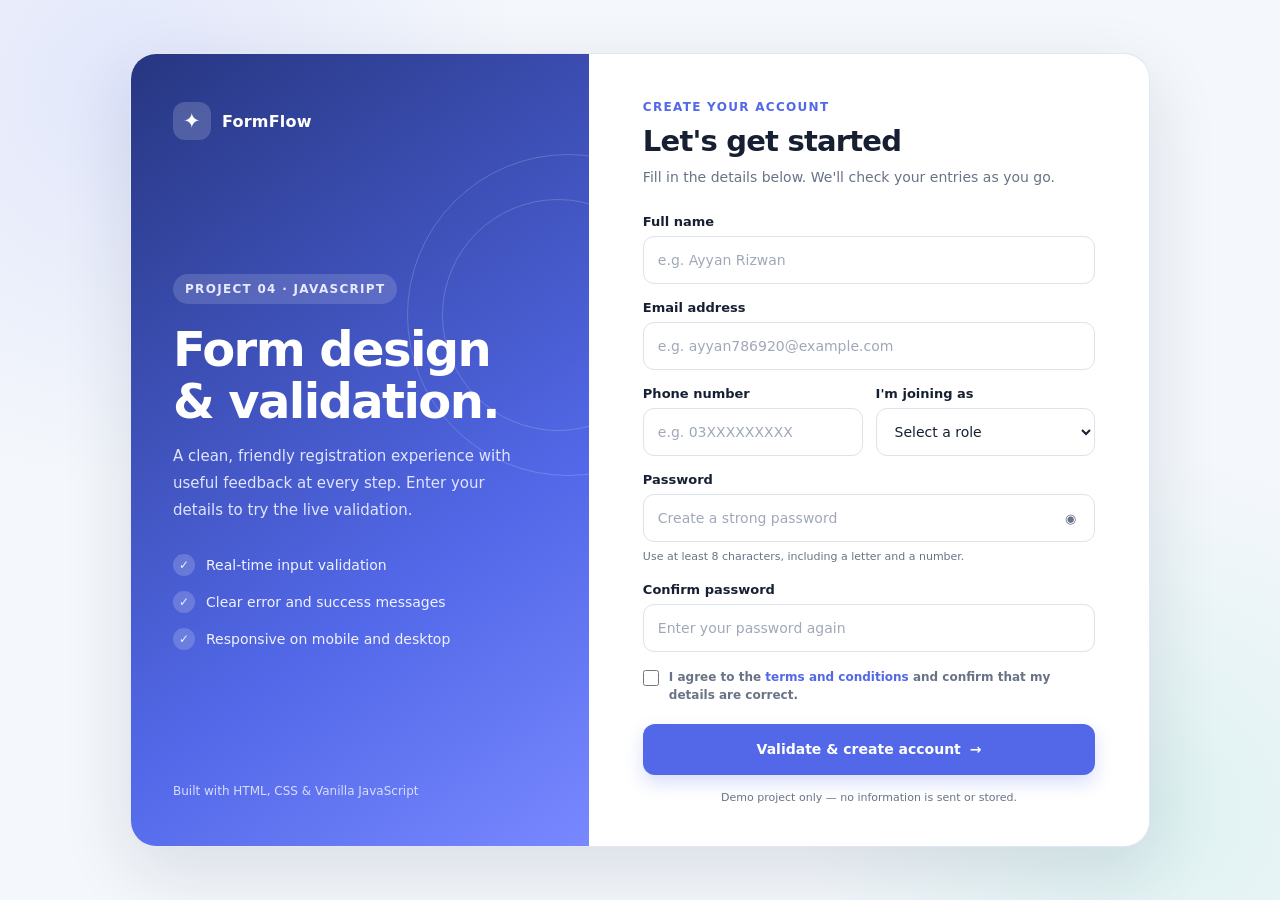
<file: Task No 4/index.html>
<!DOCTYPE html>
<html lang="en">
<head>
  <meta charset="UTF-8" />
  <meta name="viewport" content="width=device-width, initial-scale=1.0" />
  <meta name="description" content="A responsive registration form demonstrating JavaScript form handling and input validation." />
  <title>FormFlow — Form Design & Validation</title>
<link rel="stylesheet" href="style.css">
</head>
<body>
  <main class="layout">
    <aside class="intro">
      <div class="brand"><span class="brand-icon">✦</span><span>FormFlow</span></div>
      <div class="intro-copy">
        <span class="eyebrow">Project 04 · JavaScript</span>
        <h1>Form design<br>&amp; validation.</h1>
        <p>A clean, friendly registration experience with useful feedback at every step. Enter your details to try the live validation.</p>
        <ul class="check-list">
          <li><span class="check">✓</span> Real-time input validation</li>
          <li><span class="check">✓</span> Clear error and success messages</li>
          <li><span class="check">✓</span> Responsive on mobile and desktop</li>
        </ul>
      </div>
      <div class="intro-foot">Built with HTML, CSS &amp; Vanilla JavaScript</div>
    </aside>

    <section class="form-panel" aria-labelledby="formTitle">
      <div id="formContent">
        <header class="form-head">
          <span class="step">Create your account</span>
          <h2 id="formTitle">Let's get started</h2>
          <p>Fill in the details below. We'll check your entries as you go.</p>
        </header>
        <div id="status" class="status" role="status" aria-live="polite"></div>
        <form id="registerForm" novalidate>
          <div class="field" id="nameField">
            <label for="fullName">Full name</label>
            <input id="fullName" name="fullName" type="text" placeholder="e.g. Ayyan Rizwan"  />
            <span class="error" id="nameError">Please enter your full name (at least 2 characters).</span>
          </div>
          <div class="field" id="emailField">
            <label for="email">Email address</label>
            <input id="email" name="email" type="email" placeholder="e.g. ayyan786920@example.com"  />
            <span class="error" id="emailError">Enter a valid email address, such as you@example.com.</span>
          </div>
          <div class="two-col">
            <div class="field" id="phoneField">
              <label for="phone">Phone number</label>
              <input id="phone" name="phone" type="tel" placeholder="e.g. 03XXXXXXXXX"  inputmode="tel"  />
              <span class="error" id="phoneError">Enter a valid phone number (7–15 digits).</span>
            </div>
            <div class="field" id="roleField">
              <label for="role">I'm joining as</label>
              <select id="role" name="role" aria-describedby="roleError">
                <option value="">Select a role</option>
                <option value="Student">Student</option>
                <option value="Developer">Developer</option>
                <option value="Designer">Designer</option>
                <option value="Other">Other</option>
              </select>
              <span class="error" id="roleError">Please select a role.</span>
            </div>
          </div>
          <div class="field" id="passwordField">
            <label for="password">Password</label>
            <div class="input-wrap has-icon">
              <input id="password" name="password" type="password" placeholder="Create a strong password" autocomplete="new-password" aria-describedby="passwordHint passwordError" />
              <button class="show-pass" type="button" id="togglePassword" aria-label="Show password" title="Show or hide password">◉</button>
            </div>
            <p class="hint" id="passwordHint">Use at least 8 characters, including a letter and a number.</p>
            <span class="error" id="passwordError">Password must be 8+ characters and contain at least one letter and one number.</span>
          </div>
          <div class="field" id="confirmField">
            <label for="confirmPassword">Confirm password</label>
            <input id="confirmPassword" name="confirmPassword" type="password" placeholder="Enter your password again" autocomplete="new-password" aria-describedby="confirmError" />
            <span class="error" id="confirmError">Passwords do not match.</span>
          </div>
          <div class="field" id="termsField">
            <label class="terms" for="terms"><input id="terms" name="terms" type="checkbox" /> <span>I agree to the <a href="#terms" id="termsLink">terms and conditions</a> and confirm that my details are correct.</span></label>
            <span class="terms-error" id="termsError">Please tick the box to continue.</span>
          </div>
          <button class="submit-btn" type="submit">Validate &amp; create account <span aria-hidden="true">→</span></button>
          <p class="form-note">Demo project only — no information is sent or stored.</p>
        </form>
      </div>
      <div id="successView" class="success-view" aria-live="polite">
        <div class="success-mark">✓</div>
        <span class="step">Validation complete</span>
        <h2>You're all set!</h2>
        <p id="successMessage">Your form passed all validation checks.</p>
        <button class="reset-btn" type="button" id="editDetails">← Back to form</button>
      </div>
    </section>
  </main>

  <script src="script.mjs" type="module"></script>
</body>
</html>
</file>
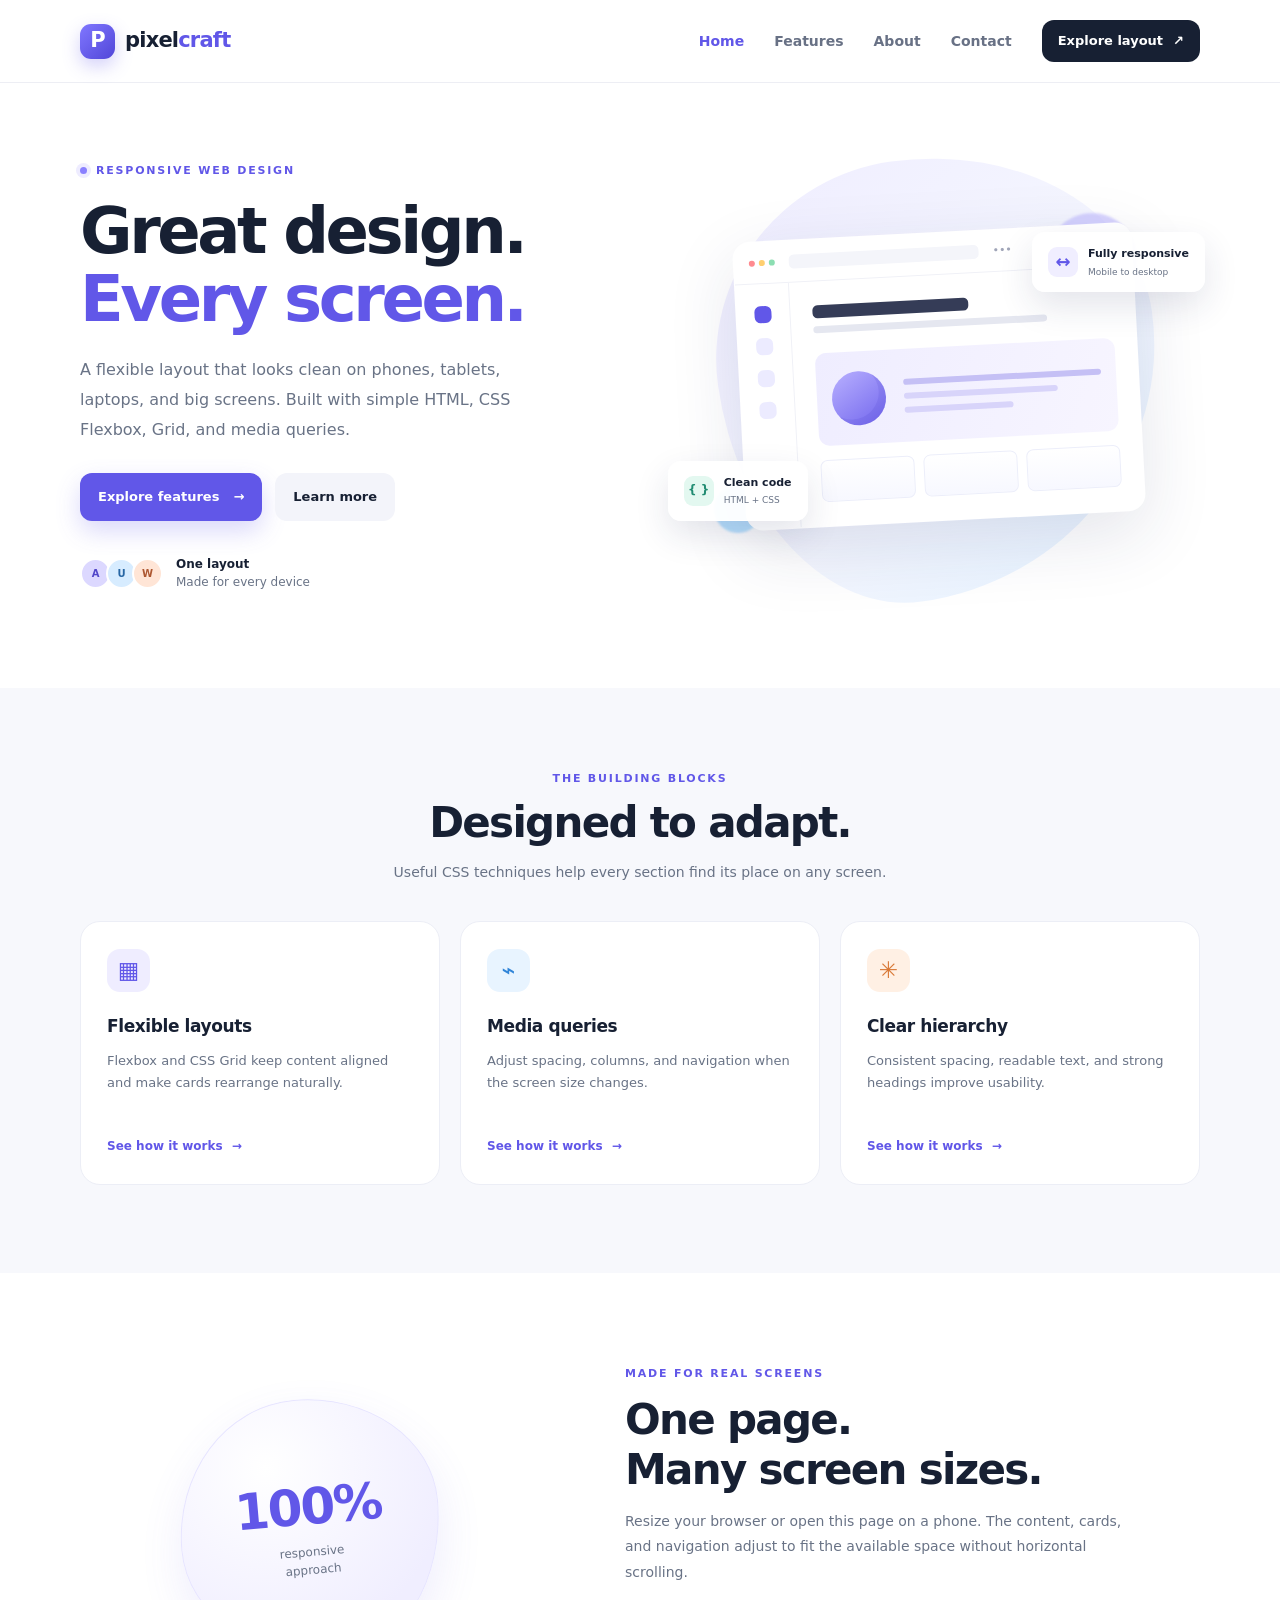
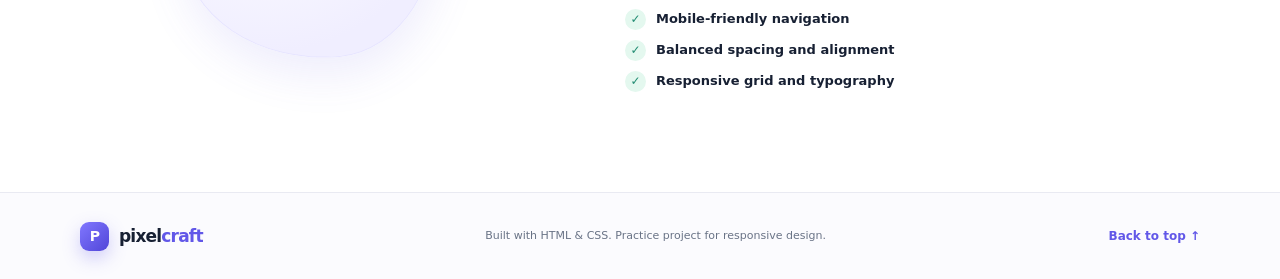
<file: Task No1/index.html>
<!DOCTYPE html>
<html lang="en">
<head>
  <meta charset="UTF-8" />
  <meta name="viewport" content="width=device-width, initial-scale=1.0" />
  <meta name="description" content="A responsive landing page built with HTML and CSS media queries." />
  <title>PixelCraft | Responsive Web Layout| DecodeLab</title>
  <link rel="stylesheet" href="style.css" />
</head>
<body>
  <header class="site-header">
    <nav class="navbar container" aria-label="Main navigation">
      <a class="brand" href="#home" aria-label="PixelCraft home">
        <span class="brand-mark">P</span>
        <span>pixel<span class="brand-light">craft</span></span>
      </a>

      <!-- CSS-only mobile menu toggle -->
      <input class="menu-toggle" type="checkbox" id="nav-toggle" aria-label="Toggle navigation" />
      <label class="menu-button" for="nav-toggle" aria-hidden="true">
        <span></span><span></span><span></span>
      </label>

      <ul class="nav-links">
        <li><a class="nav-link active" href="#home">Home</a></li>
        <li><a class="nav-link" href="#features">Features</a></li>
        <li><a class="nav-link" href="#about">About</a></li>
        <li><a class="nav-link" href="#contact">Contact</a></li>
        <li><a class="nav-cta" href="#features">Explore layout <span aria-hidden="true">↗</span></a></li>
      </ul>
    </nav>
  </header>

  <main>
    <section class="hero container" id="home">
      <div class="hero-content">
        <p class="eyebrow"><span class="eyebrow-dot"></span> RESPONSIVE WEB DESIGN</p>
        <h1>Great design.<br /><span>Every screen.</span></h1>
        <p class="hero-copy">
          A flexible layout that looks clean on phones, tablets, laptops, and big screens.
          Built with simple HTML, CSS Flexbox, Grid, and media queries.
        </p>
        <div class="hero-actions">
          <a class="button button-primary" href="#features">Explore features <span aria-hidden="true">→</span></a>
          <a class="button button-secondary" href="#about">Learn more</a>
        </div>
        <div class="hero-proof">
          <div class="avatar-stack" aria-hidden="true"><span>A</span><span>U</span><span>W</span></div>
          <p><strong>One layout</strong><br /><span>Made for every device</span></p>
        </div>
      </div>

      <div class="hero-visual" aria-label="Illustration of a responsive website preview" role="img">
        <div class="glow glow-one"></div>
        <div class="glow glow-two"></div>
        <div class="preview-card">
          <div class="preview-topbar">
            <div class="window-dots"><i></i><i></i><i></i></div>
            <div class="preview-address"></div>
            <span class="preview-menu">•••</span>
          </div>
          <div class="preview-body">
            <div class="preview-sidebar"><span></span><span></span><span></span><span></span></div>
            <div class="preview-main">
              <div class="preview-heading"></div>
              <div class="preview-subheading"></div>
              <div class="preview-banner"><div class="banner-circle"></div><div class="banner-lines"><span></span><span></span><span></span></div></div>
              <div class="preview-grid"><span></span><span></span><span></span></div>
            </div>
          </div>
        </div>
        <div class="floating-tag tag-responsive"><span class="tag-icon">↔</span><span><strong>Fully responsive</strong><small>Mobile to desktop</small></span></div>
        <div class="floating-tag tag-code"><span class="code-icon">{ }</span><span><strong>Clean code</strong><small>HTML + CSS</small></span></div>
      </div>
    </section>

    <section class="feature-section" id="features">
      <div class="container">
        <div class="section-heading">
          <p class="eyebrow">THE BUILDING BLOCKS</p>
          <h2>Designed to adapt.</h2>
          <p>Useful CSS techniques help every section find its place on any screen.</p>
        </div>
        <div class="feature-grid">
          <article class="feature-card">
            <div class="feature-icon icon-purple" aria-hidden="true">▦</div>
            <h3>Flexible layouts</h3>
            <p>Flexbox and CSS Grid keep content aligned and make cards rearrange naturally.</p>
            <a href="#about" class="text-link">See how it works <span aria-hidden="true">→</span></a>
          </article>
          <article class="feature-card">
            <div class="feature-icon icon-blue" aria-hidden="true">⌁</div>
            <h3>Media queries</h3>
            <p>Adjust spacing, columns, and navigation when the screen size changes.</p>
            <a href="#about" class="text-link">See how it works <span aria-hidden="true">→</span></a>
          </article>
          <article class="feature-card">
            <div class="feature-icon icon-orange" aria-hidden="true">✳</div>
            <h3>Clear hierarchy</h3>
            <p>Consistent spacing, readable text, and strong headings improve usability.</p>
            <a href="#about" class="text-link">See how it works <span aria-hidden="true">→</span></a>
          </article>
        </div>
      </div>
    </section>

    <section class="about-section container" id="about">
      <div class="about-badge" aria-hidden="true"><span>100%</span><small>responsive<br />approach</small></div>
      <div class="about-copy">
        <p class="eyebrow">MADE FOR REAL SCREENS</p>
        <h2>One page.<br />Many screen sizes.</h2>
        <p>Resize your browser or open this page on a phone. The content, cards, and navigation adjust to fit the available space without horizontal scrolling.</p>
        <div class="check-list"><p><span>✓</span> Mobile-friendly navigation</p><p><span>✓</span> Balanced spacing and alignment</p><p><span>✓</span> Responsive grid and typography</p></div>
      </div>
    </section>
  </main>

  <footer class="site-footer" id="contact">
    <div class="container footer-inner">
      <a class="brand footer-brand" href="#home"><span class="brand-mark">P</span><span>pixel<span class="brand-light">craft</span></span></a>
      <p>Built with HTML & CSS. Practice project for responsive design.</p>
      <a class="back-top" href="#home">Back to top ↑</a>
    </div>
  </footer>
</body>
</html>
</file>
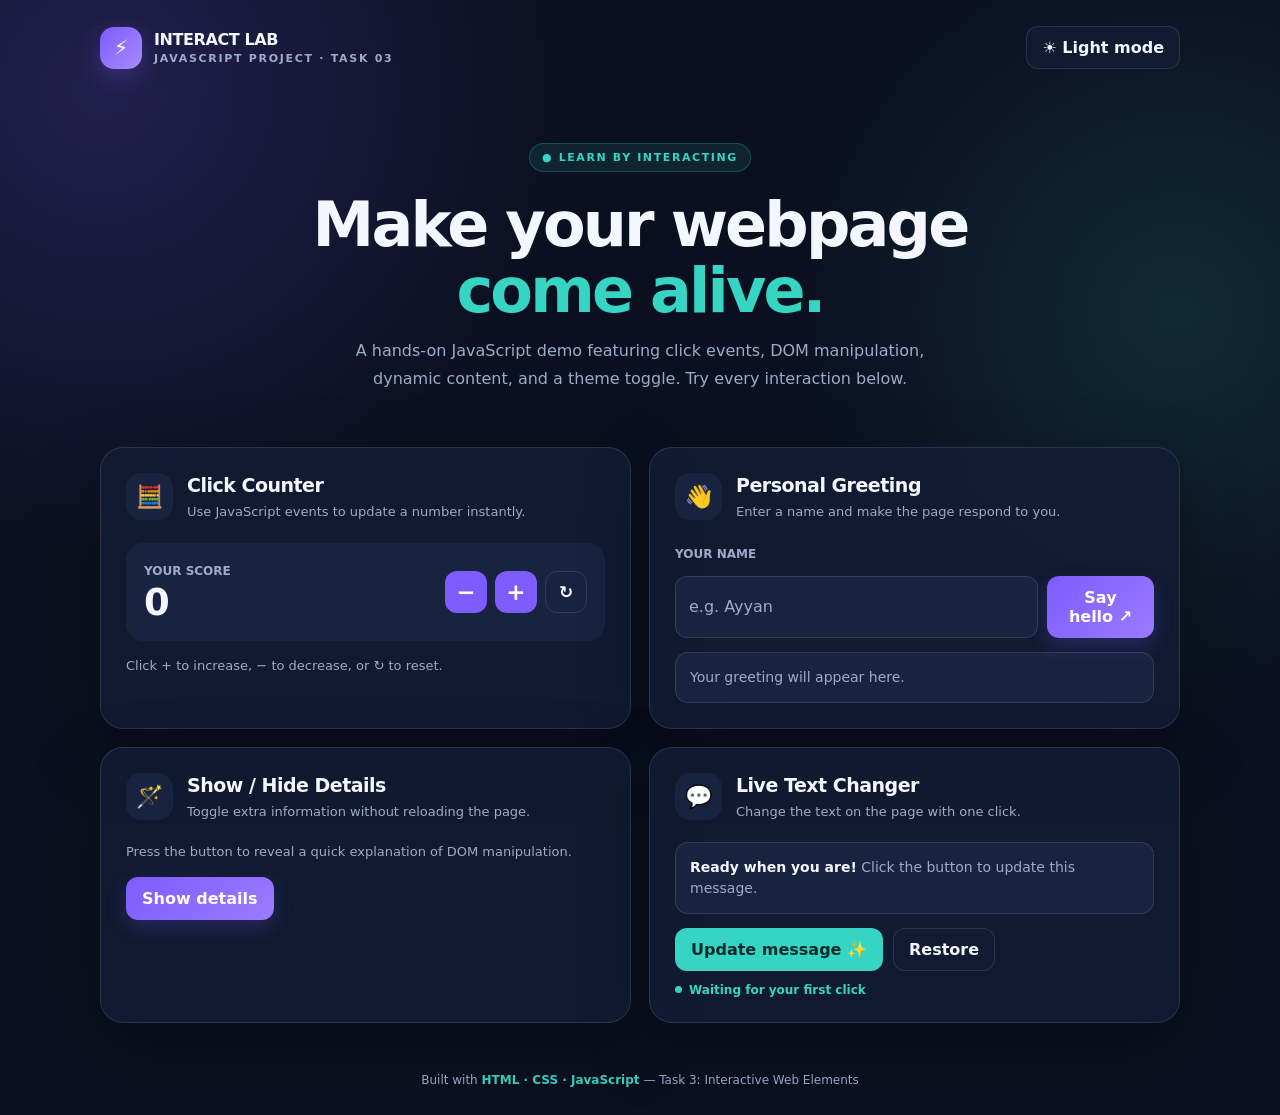
<file: Task No3/index.html>
<!DOCTYPE html>
<html lang="en">
<head>
  <meta charset="UTF-8" />
  <meta name="viewport" content="width=device-width, initial-scale=1.0" />
  <title>Interactive Web Elements | Task 3</title>
  <link rel="stylesheet" href="style.css">
</head>

<body>
  <header class="container">
    <div class="brand">
      <div class="brand-mark">⚡</div>
      <div>INTERACT LAB<small>JAVASCRIPT PROJECT · TASK 03</small></div>
    </div>
    <button class="theme-button" id="themeToggle" type="button" aria-pressed="false">☀️ Light mode</button>
  </header>

  <main class="container">
    <section class="hero">
      <div class="eyebrow">● Learn by interacting</div>
      <h1>Make your webpage <span>come alive.</span></h1>
      <p>A hands-on JavaScript demo featuring click events, DOM manipulation, dynamic content, and a theme toggle. Try every interaction below.</p>
    </section>

    <section class="cards" aria-label="Interactive examples">
      <article class="card">
        <div class="card-top">
          <div class="icon">🧮</div>
          <div><h2>Click Counter</h2><p class="sub">Use JavaScript events to update a number instantly.</p></div>
        </div>
        <div class="counter-area">
          <div><span class="counter-label">YOUR SCORE</span><strong id="countValue" aria-live="polite">0</strong></div>
          <div class="counter-controls">
            <button class="square-button" id="decreaseBtn" aria-label="Decrease score" type="button">−</button>
            <button class="square-button" id="increaseBtn" aria-label="Increase score" type="button">+</button>
            <button class="square-button reset" id="resetBtn" aria-label="Reset score" type="button">↻</button>
          </div>
        </div>
        <p class="sub">Click + to increase, − to decrease, or ↻ to reset.</p>
      </article>

      <article class="card">
        <div class="card-top">
          <div class="icon">👋</div>
          <div><h2>Personal Greeting</h2><p class="sub">Enter a name and make the page respond to you.</p></div>
        </div>
        <form id="greetingForm">
          <label class="counter-label" for="nameInput">YOUR NAME</label>
          <div class="input-row">
            <input id="nameInput" type="text" placeholder="e.g. Ayyan" maxlength="40" autocomplete="given-name" />
            <button class="primary-button" type="submit">Say hello ↗</button>
          </div>
        </form>
        <div class="message" id="greetingMessage" aria-live="polite">Your greeting will appear here.</div>
      </article>

      <article class="card">
        <div class="card-top">
          <div class="icon">🪄</div>
          <div><h2>Show / Hide Details</h2><p class="sub">Toggle extra information without reloading the page.</p></div>
        </div>
        <p class="sub">Press the button to reveal a quick explanation of DOM manipulation.</p>
        <div class="button-row" style="margin-top:15px">
          <button class="primary-button" id="detailsToggle" type="button" aria-expanded="false" aria-controls="detailsPanel">Show details</button>
        </div>
        <div class="details-panel" id="detailsPanel" aria-hidden="true">
          <div class="details-inner"><strong>What is DOM manipulation?</strong><br />JavaScript can select HTML elements and change their text, styles, classes, or visibility. That is how a page reacts to user actions.</div>
        </div>
      </article>

      <article class="card">
        <div class="card-top">
          <div class="icon">💬</div>
          <div><h2>Live Text Changer</h2><p class="sub">Change the text on the page with one click.</p></div>
        </div>
        <div class="message" id="dynamicMessage" aria-live="polite"><strong>Ready when you are!</strong> Click the button to update this message.</div>
        <div class="button-row" style="margin-top:14px">
          <button class="success-button" id="changeTextBtn" type="button">Update message ✨</button>
          <button class="secondary-button" id="restoreTextBtn" type="button">Restore</button>
        </div>
        <div class="status"><span class="status-dot"></span><span id="interactionStatus">Waiting for your first click</span></div>
      </article>
    </section>
  </main>

  <footer class="container">Built with <span>HTML · CSS · JavaScript</span> — Task 3: Interactive Web Elements</footer>
 <script src="app.mjs"></script>
</body>
</html>
</file>
<file: Task No 4/style.css>
:root {
      --bg: #f4f7fb;
      --surface: #ffffff;
      --text: #172033;
      --muted: #697386;
      --line: #dce3ed;
      --primary: #5268e8;
      --primary-dark: #3e50c7;
      --soft: #eef0ff;
      --success: #16845b;
      --success-bg: #e9f8f0;
      --error: #c43d4b;
      --error-bg: #fff0f1;
      --shadow: 0 24px 70px rgba(25, 39, 76, .12);
    }
    * { box-sizing: border-box; }
    body {
      margin: 0; min-height: 100vh; padding: 28px 16px;
      display: grid; place-items: center;
      color: var(--text); background:
        radial-gradient(circle at 10% 10%, rgba(113, 130, 255, .14), transparent 28%),
        radial-gradient(circle at 90% 90%, rgba(61, 202, 166, .12), transparent 25%), var(--bg);
      font-family: Inter, ui-sans-serif, system-ui, -apple-system, BlinkMacSystemFont, "Segoe UI", sans-serif;
    }
    .layout { width: min(100%, 1020px);
         display: grid; 
         grid-template-columns: .9fr 1.1fr; 
         background: var(--surface); 
         border: 1px solid rgba(220,227,237,.8);
          border-radius: 26px;
           overflow: hidden;
            box-shadow: var(--shadow);
        }
    .intro { position: relative; padding: 48px 42px; color: white; background: linear-gradient(145deg, #273681, #5268e8 65%, #7888ff); display: flex; flex-direction: column; justify-content: space-between; min-height: 690px; overflow: hidden; }
    .intro::before, .intro::after { content: ""; position: absolute; border: 1px solid rgba(255,255,255,.18); border-radius: 50%; width: 320px; height: 320px; right: -140px; top: 100px; }
    .intro::after { width: 230px; height: 230px; right: -85px; top: 145px; }
    .brand { display:flex; align-items:center; gap:11px; position:relative; z-index:1; font-weight:800; letter-spacing:.2px; }
    .brand-icon { display:grid; place-items:center; width:38px; height:38px; border-radius:12px; background:rgba(255,255,255,.17); font-size:21px; }
    .intro-copy { position:relative; z-index:1; margin: 60px 0; }
    .eyebrow { display:inline-block; padding:8px 12px; border-radius:99px; background:rgba(255,255,255,.15); color:#e8eaff; font-size:12px; letter-spacing:1.3px; font-weight:800; text-transform:uppercase; }
    h1 { margin:20px 0 16px; font-size:clamp(32px,4vw,48px); line-height:1.08; letter-spacing:-1.6px; }
    .intro-copy p { max-width:340px; color:#e0e5ff; line-height:1.8; font-size:15px; }
    .check-list { list-style:none; padding:0; margin:30px 0 0; display:grid; gap:15px; color:#f0f2ff; font-size:14px; }
    .check-list li { display:flex; gap:11px; align-items:center; }
    .check { width:22px; height:22px; flex:none; display:grid; place-items:center; border-radius:50%; background:rgba(255,255,255,.18); font-size:12px; }
    .intro-foot { position:relative; z-index:1; color:#d8ddff; font-size:12px; }
    .form-panel { padding: 42px clamp(24px, 4.2vw, 54px); }
    .form-head { margin-bottom:25px; }
    .form-head .step { color:var(--primary); font-size:12px; letter-spacing:1.3px; font-weight:800; text-transform:uppercase; }
    h2 { margin:9px 0 8px; font-size:29px; letter-spacing:-.8px; }
    .form-head p { margin:0; color:var(--muted); line-height:1.65; font-size:14px; }
    form { display:grid; gap:16px; }
    .field { display:grid; gap:7px; }
    label { font-size:13px; font-weight:700; }
    .optional { color:var(--muted); font-weight:500; }
    .input-wrap { position:relative; }
    input, select { width:100%; height:48px; padding:0 14px; border:1px solid var(--line); border-radius:11px; outline:none; color:var(--text); background:#fff; font:inherit; font-size:14px; transition:border-color .18s, box-shadow .18s, background .18s; }
    input::placeholder { color:#a0a8b8; }
    input:focus, select:focus { border-color:var(--primary); box-shadow:0 0 0 4px rgba(82,104,232,.12); }
    .input-wrap.has-icon input { padding-right:48px; }
    .show-pass { position:absolute; right:8px; top:7px; width:34px; height:34px; border:0; border-radius:8px; background:transparent; color:var(--muted); cursor:pointer; }
    .show-pass:hover { background:var(--soft); color:var(--primary); }
    .hint { margin:0; color:var(--muted); font-size:11px; line-height:1.5; }
    .error { display:none; color:var(--error); font-size:12px; line-height:1.45; }
    .field.invalid .error { display:block; }
    .field.invalid input, .field.invalid select { border-color:var(--error); background:#fffafb; }
    .field.valid input, .field.valid select { border-color:#54b991; }
    .two-col { display:grid; grid-template-columns:1fr 1fr; gap:13px; }
    .terms { display:flex; align-items:flex-start; gap:10px; font-size:12px; color:var(--muted); line-height:1.55; }
    .terms input { width:16px; height:16px; margin:2px 0 0; accent-color:var(--primary); flex:none; }
    .terms a { color:var(--primary); text-decoration:none; font-weight:700; }
    .terms-error { display:none; margin-top:-9px; color:var(--error); font-size:12px; }
    .terms-error.show { display:block; }
    .submit-btn { display:flex; align-items:center; justify-content:center; gap:9px; border:0; width:100%; height:51px; margin-top:3px; border-radius:12px; color:white; background:var(--primary); font:inherit; font-size:14px; font-weight:800; cursor:pointer; box-shadow:0 8px 18px rgba(82,104,232,.22); transition:transform .18s, background .18s; }
    .submit-btn:hover { background:var(--primary-dark); transform:translateY(-1px); }
    .submit-btn:active { transform:translateY(0); }
    .status { display:none; padding:13px 14px; border-radius:11px; font-size:13px; line-height:1.55; }
    .status.show { display:block; }
    .status.success { background:var(--success-bg); color:var(--success); border:1px solid #c5efd9; }
    .status.failure { background:var(--error-bg); color:var(--error); border:1px solid #ffd6da; }
    .form-note { margin:0; text-align:center; color:var(--muted); font-size:11px; }
    .success-view { display:none; text-align:center; padding:44px 5px; }
    .success-view.show { display:block; }
    .success-mark { width:68px; height:68px; margin:0 auto 20px; display:grid; place-items:center; border-radius:50%; background:var(--success-bg); color:var(--success); font-size:32px; }
    .success-view p { color:var(--muted); line-height:1.7; font-size:14px; }
    .reset-btn { margin-top:10px; padding:12px 18px; border:1px solid var(--line); background:white; color:var(--primary); border-radius:10px; font-weight:800; cursor:pointer; }
    @media (max-width:760px) { body { padding:12px; } .layout { max-width:520px; grid-template-columns:1fr; border-radius:20px; } .intro { min-height:auto; padding:28px 27px; } .intro-copy { margin:36px 0 25px; } h1 { font-size:34px; } .intro-copy p { font-size:14px; } .check-list { margin-top:20px; gap:11px; } .intro-foot { margin-top:25px; } .form-panel { padding:30px 25px 32px; } }
    @media (max-width:410px) { .two-col { grid-template-columns:1fr; gap:16px; } .form-panel { padding-inline:19px; } h2 { font-size:25px; } }
    @media (prefers-reduced-motion: reduce) { * { transition:none !important; scroll-behavior:auto !important; } }
</file>
<file: Task No1/style.css>
/* ---------- Base styles ---------- */
:root {
  --ink: #172033;
  --muted: #697386;
  --primary: #6157e8;
  --primary-dark: #4940c6;
  --line: #e9eaf2;
  --soft: #f7f8fc;
  --white: #ffffff;
  --radius: 20px;
  --shadow: 0 22px 70px rgba(35, 38, 91, 0.12);
}

* { box-sizing: border-box; }
html { scroll-behavior: smooth; }
body {
  margin: 0;
  color: var(--ink);
  background: var(--white);
  font-family: Inter, ui-sans-serif, system-ui, -apple-system, BlinkMacSystemFont, "Segoe UI", sans-serif;
  line-height: 1.6;
}
a { color: inherit; text-decoration: none; }
.container { width: min(1120px, calc(100% - 48px)); margin-inline: auto; }

/* ---------- Navigation ---------- */
.site-header {
  position: sticky;
  top: 0;
  z-index: 10;
  background: rgba(255, 255, 255, 0.92);
  backdrop-filter: blur(14px);
  border-bottom: 1px solid rgba(233, 234, 242, 0.8);
}
.navbar { min-height: 82px; display: flex; align-items: center; justify-content: space-between; gap: 28px; }
.brand { display: inline-flex; align-items: center; gap: 10px; font-size: 21px; font-weight: 850; letter-spacing: -0.8px; white-space: nowrap; }
.brand-mark { width: 35px; height: 35px; display: grid; place-items: center; border-radius: 11px; color: var(--white); background: linear-gradient(135deg, #8077ff, #5146d8); box-shadow: 0 7px 18px rgba(97, 87, 232, 0.28); }
.brand-light { color: var(--primary); }
.nav-links { display: flex; align-items: center; gap: 30px; padding: 0; margin: 0; list-style: none; }
.nav-link { color: #687185; font-size: 14px; font-weight: 650; transition: color 180ms ease; }
.nav-link:hover, .nav-link.active { color: var(--primary); }
.nav-cta { display: inline-flex; align-items: center; gap: 10px; padding: 11px 16px; border-radius: 12px; background: var(--ink); color: white; font-size: 13px; font-weight: 700; transition: transform 180ms ease, background 180ms ease; }
.nav-cta:hover { background: var(--primary); transform: translateY(-2px); }
.menu-toggle, .menu-button { display: none; }

/* ---------- Hero section ---------- */
.hero { min-height: 605px; display: grid; grid-template-columns: 1fr 0.95fr; align-items: center; gap: 48px; padding-top: 58px; padding-bottom: 76px; }
.hero-content { max-width: 530px; }
.eyebrow { display: flex; align-items: center; gap: 9px; margin: 0 0 18px; color: var(--primary); font-size: 11px; font-weight: 850; letter-spacing: 1.8px; }
.eyebrow-dot { width: 7px; height: 7px; border-radius: 50%; background: #8a80ff; box-shadow: 0 0 0 4px #eeecff; }
h1, h2, h3, p { margin-top: 0; }
h1 { margin-bottom: 22px; font-size: clamp(42px, 5vw, 65px); line-height: 1.06; letter-spacing: -3.4px; font-weight: 850; }
h1 span { color: var(--primary); }
.hero-copy { max-width: 475px; margin-bottom: 29px; color: var(--muted); font-size: 16px; line-height: 1.85; }
.hero-actions { display: flex; align-items: center; flex-wrap: wrap; gap: 13px; }
.button { min-height: 48px; padding: 0 18px; display: inline-flex; align-items: center; justify-content: center; gap: 14px; border-radius: 12px; font-size: 13px; font-weight: 750; transition: transform 180ms ease, box-shadow 180ms ease; }
.button:hover { transform: translateY(-2px); }
.button-primary { color: white; background: var(--primary); box-shadow: 0 10px 24px rgba(97, 87, 232, 0.23); }
.button-primary:hover { box-shadow: 0 14px 28px rgba(97, 87, 232, 0.32); }
.button-secondary { color: var(--ink); background: #f3f4fa; }
.hero-proof { display: flex; align-items: center; gap: 13px; margin-top: 35px; }
.avatar-stack { display: flex; padding-left: 5px; }
.avatar-stack span { width: 31px; height: 31px; display: grid; place-items: center; margin-left: -5px; border: 2px solid white; border-radius: 50%; background: #dcd8ff; color: #5146c9; font-size: 10px; font-weight: 850; }
.avatar-stack span:nth-child(2) { background: #d7ecff; color: #2766a4; }
.avatar-stack span:nth-child(3) { background: #ffe5d6; color: #ad5731; }
.hero-proof p { margin: 0; font-size: 12px; line-height: 1.45; }
.hero-proof strong { font-size: 12px; }
.hero-proof p span { color: var(--muted); }

/* CSS illustration: no external images required */
.hero-visual { min-height: 390px; position: relative; display: grid; place-items: center; isolation: isolate; }
.hero-visual::before { content: ""; position: absolute; z-index: -2; width: min(100%, 440px); aspect-ratio: 1; border-radius: 46% 54% 61% 39% / 45% 42% 58% 55%; background: linear-gradient(145deg, #efedff, #f5f7ff 55%, #e4f2ff); transform: rotate(-8deg); }
.glow { position: absolute; z-index: -1; border-radius: 50%; filter: blur(1px); }
.glow-one { width: 90px; height: 90px; top: 8%; right: 12%; background: #c9c4ff; opacity: 0.7; }
.glow-two { width: 48px; height: 48px; bottom: 10%; left: 7%; background: #a8dcff; opacity: 0.8; }
.preview-card { width: min(100%, 400px); min-height: 280px; overflow: hidden; border: 1px solid rgba(255, 255, 255, 0.95); border-radius: 17px; background: white; box-shadow: var(--shadow); transform: rotate(-3deg); }
.preview-topbar { display: flex; align-items: center; gap: 14px; height: 42px; padding: 0 15px; border-bottom: 1px solid #f0f1f7; }
.window-dots { display: flex; gap: 4px; }
.window-dots i { width: 6px; height: 6px; border-radius: 50%; background: #ff8b90; }
.window-dots i:nth-child(2) { background: #ffcf70; }
.window-dots i:nth-child(3) { background: #8cdeb2; }
.preview-address { height: 14px; flex: 1; max-width: 190px; border-radius: 5px; background: #f4f5fa; }
.preview-menu { color: #a0a5b8; font-size: 11px; }
.preview-body { display: flex; min-height: 235px; }
.preview-sidebar { width: 54px; display: flex; flex-direction: column; align-items: center; gap: 15px; padding-top: 22px; border-right: 1px solid #f0f1f7; }
.preview-sidebar span { width: 17px; height: 17px; border-radius: 6px; background: #ecebff; }
.preview-sidebar span:first-child { background: var(--primary); }
.preview-main { flex: 1; padding: 24px 22px; }
.preview-heading { width: 52%; height: 13px; margin-bottom: 8px; border-radius: 5px; background: #353c57; }
.preview-subheading { width: 78%; height: 7px; margin-bottom: 20px; border-radius: 5px; background: #e5e7f0; }
.preview-banner { min-height: 93px; display: flex; align-items: center; gap: 18px; padding: 15px; border-radius: 11px; background: linear-gradient(110deg, #efedff, #f7f5ff); }
.banner-circle { width: 54px; height: 54px; flex: 0 0 54px; border-radius: 50%; background: linear-gradient(145deg, #b8b0ff, #7266ed); box-shadow: inset -7px -6px 0 rgba(62, 51, 184, 0.12); }
.banner-lines { flex: 1; display: grid; gap: 8px; }
.banner-lines span { height: 6px; border-radius: 6px; background: #c5c0f5; }
.banner-lines span:nth-child(2) { width: 78%; background: #d8d4fa; }
.banner-lines span:nth-child(3) { width: 55%; background: #d8d4fa; }
.preview-grid { display: grid; grid-template-columns: repeat(3, 1fr); gap: 9px; margin-top: 14px; }
.preview-grid span { height: 42px; border: 1px solid #eceefa; border-radius: 7px; background: linear-gradient(180deg, #fff, #f7f8ff); }
.floating-tag { position: absolute; display: flex; align-items: center; gap: 10px; padding: 12px 15px; border: 1px solid rgba(255, 255, 255, 0.9); border-radius: 13px; background: rgba(255, 255, 255, 0.95); box-shadow: 0 14px 35px rgba(35, 38, 91, 0.12); }
.floating-tag strong, .floating-tag small { display: block; white-space: nowrap; }
.floating-tag strong { font-size: 11px; }
.floating-tag small { margin-top: 2px; color: var(--muted); font-size: 9px; }
.tag-responsive { right: -5px; top: 13%; }
.tag-code { left: -10px; bottom: 13%; }
.tag-icon, .code-icon { width: 30px; height: 30px; display: grid; place-items: center; border-radius: 9px; color: var(--primary); background: #f0eeff; font-size: 18px; font-weight: 800; }
.code-icon { color: #218c72; background: #e3f8f0; font-size: 12px; }

/* ---------- Features ---------- */
.feature-section { padding: 82px 0 88px; background: var(--soft); }
.section-heading { max-width: 620px; margin: 0 auto 38px; text-align: center; }
.section-heading .eyebrow { justify-content: center; margin-bottom: 10px; }
h2 { margin-bottom: 13px; font-size: clamp(29px, 3.8vw, 42px); line-height: 1.2; letter-spacing: -1.7px; font-weight: 830; }
.section-heading > p:last-child { margin-bottom: 0; color: var(--muted); font-size: 14px; }
.feature-grid { display: grid; grid-template-columns: repeat(3, minmax(0, 1fr)); gap: 20px; }
.feature-card { min-height: 242px; padding: 27px 26px; border: 1px solid #eceef6; border-radius: var(--radius); background: white; transition: transform 180ms ease, box-shadow 180ms ease; }
.feature-card:hover { transform: translateY(-5px); box-shadow: 0 16px 40px rgba(35, 38, 91, 0.08); }
.feature-icon { width: 43px; height: 43px; display: grid; place-items: center; margin-bottom: 21px; border-radius: 13px; font-size: 23px; font-weight: 800; }
.icon-purple { color: #6157e8; background: #efedff; }
.icon-blue { color: #3185d8; background: #e8f4ff; }
.icon-orange { color: #d97836; background: #fff0e4; }
.feature-card h3 { margin-bottom: 9px; font-size: 17px; letter-spacing: -0.4px; }
.feature-card p { min-height: 67px; margin-bottom: 15px; color: var(--muted); font-size: 13px; line-height: 1.75; }
.text-link { color: var(--primary); font-size: 12px; font-weight: 800; }
.text-link span { margin-left: 5px; }

/* ---------- About and footer ---------- */
.about-section { display: grid; grid-template-columns: 0.8fr 1fr; align-items: center; gap: 85px; padding-top: 92px; padding-bottom: 100px; }
.about-badge { width: 260px; height: 260px; justify-self: center; display: flex; flex-direction: column; align-items: center; justify-content: center; border: 1px solid #e7e5ff; border-radius: 48% 52% 43% 57% / 54% 43% 57% 46%; background: radial-gradient(circle at 35% 25%, white, #f0eeff 72%); box-shadow: 0 18px 45px rgba(97, 87, 232, 0.11); transform: rotate(-5deg); }
.about-badge span { color: var(--primary); font-size: 50px; line-height: 1.1; font-weight: 900; letter-spacing: -2px; }
.about-badge small { margin-top: 8px; color: var(--muted); font-size: 12px; line-height: 1.5; text-align: center; }
.about-copy { max-width: 510px; }
.about-copy .eyebrow { margin-bottom: 12px; }
.about-copy > p:not(.eyebrow) { color: var(--muted); font-size: 14px; line-height: 1.85; }
.check-list { display: grid; gap: 10px; margin-top: 23px; }
.check-list p { display: flex; align-items: center; gap: 10px; margin: 0; font-size: 13px; font-weight: 650; }
.check-list span { width: 21px; height: 21px; display: grid; place-items: center; border-radius: 50%; color: #218c72; background: #e4f8ef; font-size: 12px; }
.site-footer { border-top: 1px solid var(--line); background: #fbfbfe; }
.footer-inner { min-height: 86px; display: flex; align-items: center; justify-content: space-between; gap: 20px; }
.footer-brand { font-size: 17px; }
.footer-brand .brand-mark { width: 29px; height: 29px; border-radius: 9px; font-size: 14px; }
.footer-inner > p { margin: 0; color: var(--muted); font-size: 11px; text-align: center; }
.back-top { color: var(--primary); font-size: 12px; font-weight: 750; white-space: nowrap; }

/* ---------- Responsive breakpoints ---------- */
@media (max-width: 900px) {
  .navbar { min-height: 74px; }
  .nav-links { gap: 18px; }
  .hero { grid-template-columns: 1fr 0.9fr; gap: 20px; padding-top: 43px; }
  h1 { font-size: clamp(40px, 6vw, 55px); letter-spacing: -2.5px; }
  .hero-visual { transform: scale(0.92); }
  .tag-responsive { right: -8px; }
  .tag-code { left: -15px; }
  .feature-card { padding: 23px 20px; }
  .about-section { gap: 45px; }
}

@media (max-width: 700px) {
  .container { width: min(100% - 36px, 540px); }
  .navbar { min-height: 72px; position: relative; flex-wrap: wrap; }
  .menu-button { width: 42px; height: 42px; display: flex; flex-direction: column; align-items: center; justify-content: center; gap: 5px; border: 1px solid var(--line); border-radius: 12px; cursor: pointer; background: white; }
  .menu-button span { width: 18px; height: 2px; border-radius: 2px; background: var(--ink); transition: transform 180ms ease; }
  .menu-toggle { position: absolute; width: 1px; height: 1px; opacity: 0; pointer-events: none; }
  .nav-links { position: absolute; top: calc(100% - 1px); left: 0; right: 0; display: none; flex-direction: column; align-items: stretch; gap: 0; padding: 10px; border: 1px solid var(--line); border-radius: 0 0 16px 16px; background: white; box-shadow: 0 20px 30px rgba(35, 38, 91, 0.09); }
  .menu-toggle:checked ~ .nav-links { display: flex; }
  .nav-links li { width: 100%; }
  .nav-link { display: block; padding: 12px 10px; }
  .nav-cta { display: flex; justify-content: space-between; margin-top: 5px; }
  .menu-toggle:focus-visible + .menu-button { outline: 3px solid #c9c4ff; outline-offset: 3px; }
  .hero { grid-template-columns: 1fr; gap: 22px; padding-top: 58px; padding-bottom: 52px; }
  .hero-content { max-width: none; }
  h1 { font-size: clamp(44px, 10vw, 60px); }
  .hero-copy { max-width: 520px; font-size: 15px; }
  .hero-visual { width: min(100%, 460px); min-height: 355px; justify-self: center; transform: none; }
  .preview-card { width: min(100%, 370px); }
  .tag-responsive { right: 0; top: 8%; }
  .tag-code { left: 0; bottom: 7%; }
  .feature-section { padding: 65px 0; }
  .section-heading { margin-bottom: 27px; }
  .feature-grid { grid-template-columns: 1fr; gap: 14px; }
  .feature-card { min-height: 0; padding: 23px; }
  .feature-card p { min-height: 0; }
  .feature-icon { margin-bottom: 15px; }
  .about-section { grid-template-columns: 1fr; gap: 42px; padding-top: 66px; padding-bottom: 72px; }
  .about-badge { width: 215px; height: 215px; }
  .about-badge span { font-size: 43px; }
}

@media (max-width: 420px) {
  .container { width: calc(100% - 28px); }
  .hero { padding-top: 43px; }
  h1 { font-size: 42px; letter-spacing: -2px; }
  .hero-actions { align-items: stretch; }
  .button { flex: 1; padding-inline: 12px; font-size: 12px; }
  .hero-visual { min-height: 300px; }
  .preview-card { min-height: 250px; }
  .preview-body { min-height: 208px; }
  .preview-main { padding: 19px 14px; }
  .preview-banner { gap: 10px; padding: 10px; }
  .banner-circle { width: 42px; height: 42px; flex-basis: 42px; }
  .floating-tag { gap: 7px; padding: 9px 10px; }
  .floating-tag strong { font-size: 10px; }
  .floating-tag small { font-size: 8px; }
  .tag-responsive { right: -1px; }
  .tag-code { left: -1px; }
  .footer-inner { flex-wrap: wrap; justify-content: center; padding-top: 19px; padding-bottom: 19px; }
  .footer-inner > p { order: 3; flex-basis: 100%; }
}
</file>
<file: Task No3/style.css>
:root {
 --bg: #0b1020;
 --surface: rgba(19, 28, 52, 0.88);
 --surface-2: #182340;
 --text: #f4f7ff;
 --muted: #9eabc8;
 --accent: #7c5cff;
 --accent-2: #36d5c3;
 --border: rgba(167, 183, 220, 0.17);
 --shadow: 0 24px 70px rgba(0, 0, 0, 0.28);
 }

 * { box-sizing: border-box; }
 body {
 margin: 0;
 min-height: 100vh;
 font-family: Inter, ui-sans-serif, system-ui, -apple-system, BlinkMacSystemFont, "Segoe UI", sans-serif;
 color: var(--text);
 background:
 radial-gradient(circle at 8% 8%, rgba(124, 92, 255, .20), transparent 30%),
 radial-gradient(circle at 92% 28%, rgba(54, 213, 195, .13), transparent 27%),
 var(--bg);
 transition: background .25s ease, color .25s ease;
 }

 body.light-theme {
 --bg: #f3f6ff;
 --surface: rgba(255, 255, 255, 0.92);
 --surface-2: #edf0ff;
 --text: #17213b;
 --muted: #5e6b89;
 --accent: #6346e8;
 --accent-2: #008f83;
 --border: rgba(48, 61, 100, 0.14);
 --shadow: 0 24px 70px rgba(46, 57, 95, .12);
 background:
 radial-gradient(circle at 8% 8%, rgba(124, 92, 255, .12), transparent 30%),
 radial-gradient(circle at 92% 28%, rgba(54, 213, 195, .12), transparent 27%),
 var(--bg);
 }

 .container { width: min(1080px, calc(100% - 36px)); margin: 0 auto; }
 header { display: flex; justify-content: space-between; align-items: center; gap: 18px; padding: 26px 0; }
 .brand { display: flex; align-items: center; gap: 12px; font-weight: 800; letter-spacing: -.4px; }
 .brand-mark { display: grid; place-items: center; width: 42px; height: 42px; border-radius: 14px; background: linear-gradient(135deg, var(--accent), #a78bfa); box-shadow: 0 8px 24px rgba(124, 92, 255, .28); font-size: 21px; }
 .brand small { display: block; color: var(--muted); font-size: 11px; font-weight: 600; letter-spacing: 1.7px; margin-top: 3px; }
 button, input { font: inherit; }
 button { cursor: pointer; transition: transform .18s ease, opacity .18s ease, background .18s ease; }
 button:hover { transform: translateY(-2px); }
 button:active { transform: translateY(0); }
 button:focus-visible, input:focus-visible { outline: 3px solid rgba(124, 92, 255, .45); outline-offset: 3px; }
 .theme-button, .secondary-button { border: 1px solid var(--border); color: var(--text); background: var(--surface); border-radius: 12px; padding: 11px 15px; font-weight: 700; }

 .hero { padding: 48px 0 30px; text-align: center; }
 .eyebrow { display: inline-flex; align-items: center; gap: 8px; padding: 7px 12px; border-radius: 999px; color: var(--accent-2); background: color-mix(in srgb, var(--accent-2) 10%, transparent); border: 1px solid color-mix(in srgb, var(--accent-2) 24%, transparent); text-transform: uppercase; letter-spacing: 1.6px; font-size: 11px; font-weight: 800; }
 h1 { max-width: 760px; margin: 20px auto 14px; font-size: clamp(35px, 6vw, 62px); line-height: 1.06; letter-spacing: -2.8px; }
 h1 span { color: var(--accent-2); }
 .hero p { max-width: 640px; margin: 0 auto; color: var(--muted); font-size: 16px; line-height: 1.75; }

 .cards { display: grid;
 grid-template-columns: repeat(2, minmax(0, 1fr));
 gap: 18px; padding: 24px 0 50px;
 }
 .card { background: var(--surface); border: 1px solid var(--border); border-radius: 23px; padding: 25px; box-shadow: var(--shadow); backdrop-filter: blur(15px); min-width: 0; }
 .card-top { display: flex; align-items: flex-start; gap: 14px; margin-bottom: 20px; }
 .icon { flex: 0 0 47px; width: 47px; height: 47px; display: grid; place-items: center; border-radius: 15px; background: var(--surface-2); font-size: 22px; }
 .card h2 { margin: 1px 0 6px; font-size: 19px; letter-spacing: -.5px; }
 .card .sub { margin: 0; color: var(--muted); font-size: 13px; line-height: 1.55; }
 .counter-area { display: flex; align-items: center; justify-content: space-between; gap: 15px; border-radius: 17px; background: var(--surface-2); padding: 17px 18px; margin-bottom: 15px; }
 .counter-label { color: var(--muted); font-size: 12px; font-weight: 700; }
 #countValue { display: block; font-size: 37px; font-weight: 850; letter-spacing: -1.5px; margin-top: 2px; }
 .counter-controls { display: flex; gap: 8px; }
 .square-button { width: 42px; height: 42px; border: 0; border-radius: 12px; background: var(--accent); color: white; font-size: 23px; font-weight: 700; }
 .square-button.reset { background: transparent; color: var(--text); border: 1px solid var(--border); font-size: 17px; }
 .button-row { display: flex; flex-wrap: wrap; gap: 10px; }
 .primary-button { border: 0; background: linear-gradient(135deg, var(--accent), #9b7bff); color: #fff; border-radius: 12px; padding: 12px 16px; font-weight: 750; box-shadow: 0 8px 20px rgba(124, 92, 255, .22); }
 .success-button { border: 0; background: var(--accent-2); color: #062b2a; border-radius: 12px; padding: 12px 16px; font-weight: 800; }
 .input-row { display: flex; gap: 9px; margin-top: 14px; }
 input { width: 100%; min-width: 0; padding: 12px 13px; border-radius: 12px; border: 1px solid var(--border); background: var(--surface-2); color: var(--text); }
 input::placeholder { color: var(--muted); }
 .message { margin-top: 14px; border: 1px solid var(--border); background: var(--surface-2); color: var(--muted); padding: 14px; border-radius: 13px; min-height: 50px; line-height: 1.5; font-size: 14px; }
 .message strong { color: var(--text); }
 .details-panel { overflow: hidden; max-height: 0; opacity: 0; transition: max-height .35s ease, opacity .25s ease, margin .25s ease; margin-top: 0; }
 .details-panel.visible { max-height: 230px; opacity: 1; margin-top: 14px; }
 .details-inner { border-left: 3px solid var(--accent-2); padding: 12px 15px; border-radius: 0 12px 12px 0; background: var(--surface-2); color: var(--muted); font-size: 13px; line-height: 1.7; }
 .details-inner strong { color: var(--text); }
 .status { display: inline-flex; align-items: center; gap: 7px; font-size: 12px; font-weight: 700; color: var(--accent-2); margin-top: 12px; }
 .status-dot { width: 7px; height: 7px; border-radius: 50%; background: currentColor; }
 footer { text-align: center; color: var(--muted); font-size: 12px; padding: 0 0 28px; }
 footer span { color: var(--accent-2); font-weight: 750; }

 @media (max-width: 720px) {
 .cards { grid-template-columns: 1fr; padding-top: 12px; }
 .hero { padding-top: 28px; }
 h1 { letter-spacing: -1.7px; }
 .card { padding: 21px; }
 }
 @media (max-width: 420px) {
 .container { width: min(100% - 24px, 1080px); }
 header { padding: 18px 0; }
 .brand { font-size: 14px; }
 .brand-mark { width: 38px; height: 38px; }
 .theme-button { padding: 10px 11px; font-size: 12px; }
 .input-row { flex-direction: column; }
 .counter-area { align-items: flex-end; }
 }
</file>
